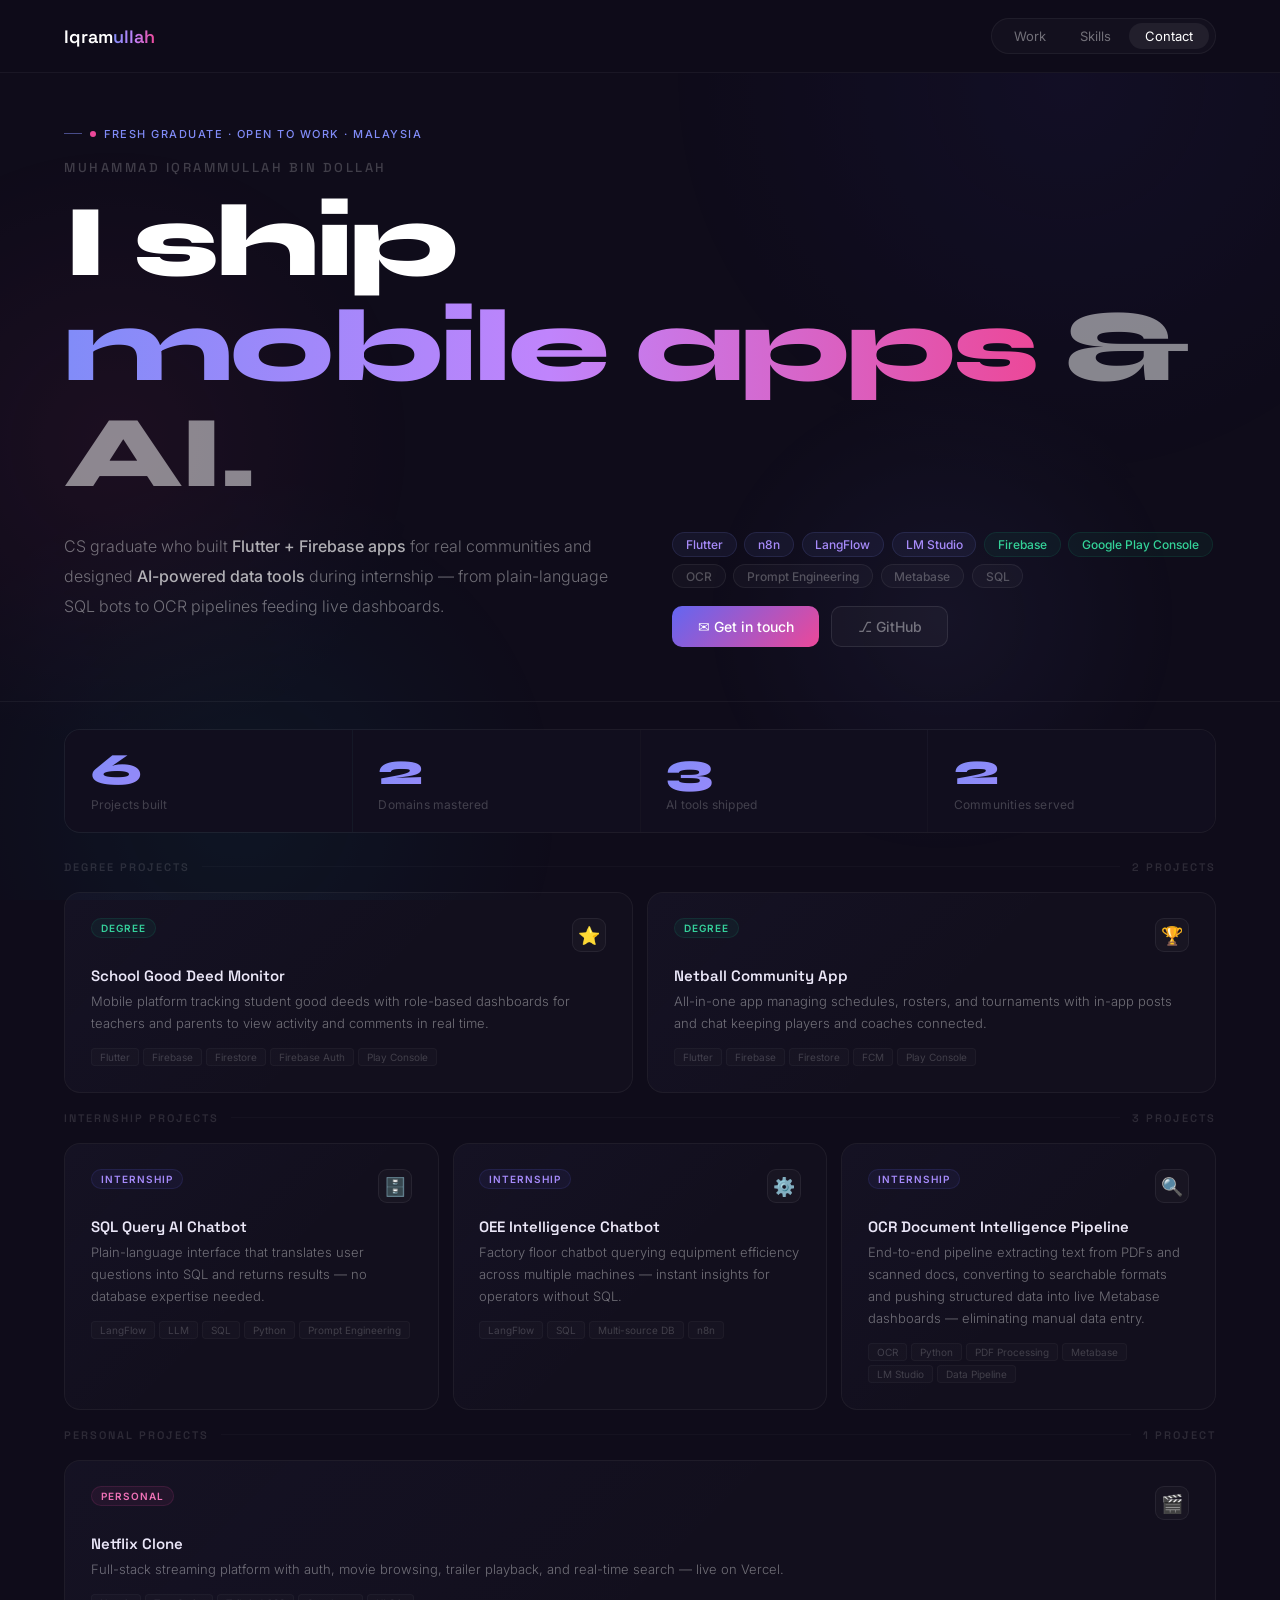
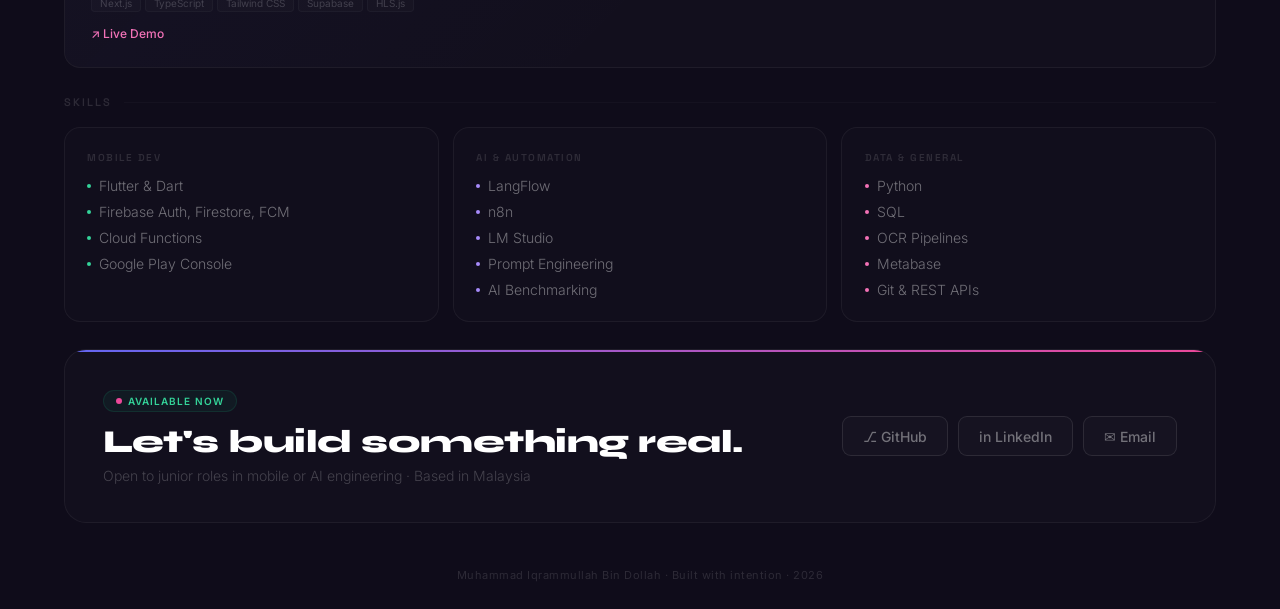
<file: index.html>
<!DOCTYPE html>
<html lang="en">
<head>
<meta charset="UTF-8">
<meta name="viewport" content="width=device-width, initial-scale=1.0">
<title>Muhammad Iqrammullah — Mobile & AI Engineer</title>
<meta name="description" content="CS graduate building Flutter mobile apps and AI pipelines. Open to junior roles in Malaysia.">
<link rel="preconnect" href="https://fonts.googleapis.com">
<link href="https://fonts.googleapis.com/css2?family=Syne:wght@600;700;800&family=Inter:wght@300;400;500&family=Space+Grotesk:wght@400;500;600&display=swap" rel="stylesheet">
<link rel="stylesheet" href="style.css">
</head>
<body>

<canvas id="bg-canvas"></canvas>

<!-- MOBILE MENU -->
<div class="mobile-menu" id="mobile-menu">
  <a href="#work"    onclick="closeMobileMenu()">Work</a>
  <a href="#skills"  onclick="closeMobileMenu()">Skills</a>
  <a href="#contact" onclick="closeMobileMenu()">Contact</a>
</div>

<!-- MODAL -->
<div class="modal-overlay" id="modal" role="dialog" aria-modal="true">
  <div class="modal">
    <button class="modal-close" id="modal-close" aria-label="Close">✕ Close</button>
    <span class="modal-badge" id="m-badge"></span>
    <h2 id="m-title"></h2>
    <p class="modal-desc" id="m-desc"></p>
    <div class="modal-stack" id="m-stack"></div>
  </div>
</div>

<div class="page">

  <!-- NAV -->
  <nav aria-label="Main navigation">
    <a class="nav-logo" href="#">Iqram<span>ullah</span></a>
    <div class="nav-links">
      <a href="#work">Work</a>
      <a href="#skills">Skills</a>
      <a href="#contact">Contact</a>
    </div>
    <button class="nav-hamburger" id="hamburger" aria-label="Toggle menu" aria-expanded="false">
      <span></span><span></span><span></span>
    </button>
  </nav>

  <!-- HERO -->
  <section class="hero reveal" aria-label="Introduction">
    <div class="eyebrow"><span class="pulse" aria-hidden="true"></span>Fresh Graduate · Open to Work · Malaysia</div>
    <p class="hero-name">Muhammad Iqrammullah Bin Dollah</p>
    <h1>I ship</h1>
    <span class="h1b">
      <span class="gt" id="cw" aria-live="polite">mobile apps</span>
      <span style="color:#ffffff80"> &amp; AI.</span>
    </span>
    <div class="hero-body">
      <p class="hero-desc">
        CS graduate who built <strong>Flutter + Firebase apps</strong> for real communities
        and designed <strong>AI-powered data tools</strong> during internship — from
        plain-language SQL bots to OCR pipelines feeding live dashboards.
      </p>
      <div class="hero-right">
        <div class="chips" role="list">
          <span class="chip cp" role="listitem">Flutter</span>
          <span class="chip cp" role="listitem">n8n</span>
          <span class="chip cp" role="listitem">LangFlow</span>
          <span class="chip cp" role="listitem">LM Studio</span>
          <span class="chip ck" role="listitem">Firebase</span>
          <span class="chip ck" role="listitem">Google Play Console</span>
          <span class="chip cg" role="listitem">OCR</span>
          <span class="chip cg" role="listitem">Prompt Engineering</span>
          <span class="chip cg" role="listitem">Metabase</span>
          <span class="chip cg" role="listitem">SQL</span>
        </div>
        <div class="hero-btns">
          <a class="btn btn-g" href="mailto:md.iqrammulllah@gmail.com">✉ Get in touch</a>
          <a class="btn btn-gl" href="https://github.com/iqramdollah" target="_blank" rel="noopener">⎇ GitHub</a>
        </div>
      </div>
    </div>
  </section>

  <!-- STATS -->
  <div class="stats reveal" role="region" aria-label="At a glance">
    <div class="stat"><div class="snum">6</div><div class="slbl">Projects built</div></div>
    <div class="stat"><div class="snum">2</div><div class="slbl">Domains mastered</div></div>
    <div class="stat"><div class="snum">3</div><div class="slbl">AI tools shipped</div></div>
    <div class="stat"><div class="snum">2</div><div class="slbl">Communities served</div></div>
  </div>

  <!-- PROJECTS -->
  <section id="work" class="psec reveal" aria-label="Projects">

    <div class="sh"><span class="sl">Degree Projects</span><div class="sline"></div><span class="sl">2 Projects</span></div>
    <div class="pgrid" style="margin-bottom: clamp(1rem,2vh,2rem)">

      <article class="pc"
        data-title="School Good Deed Monitor" data-badge="Degree" data-badge-class="pb-d"
        data-desc="A mobile platform that tracks and rewards student good deeds, giving teachers and parents their own role-based dashboard to view activity, milestones, and leave comments in real time. Designed to encourage positive school culture through transparent recognition."
        data-stack="Flutter,Dart,Firebase Auth,Firestore,Cloud Storage,Google Play Console">
        <div class="pc-top"><span class="pb pb-d">Degree</span><div class="pi">⭐</div></div>
        <h3>School Good Deed Monitor</h3>
        <p>Mobile platform tracking student good deeds with role-based dashboards for teachers and parents to view activity and comments in real time.</p>
        <div class="pst"><span class="ptag">Flutter</span><span class="ptag">Firebase</span><span class="ptag">Firestore</span><span class="ptag">Firebase Auth</span><span class="ptag">Play Console</span></div>
      </article>

      <article class="pc"
        data-title="Netball Community App" data-badge="Degree" data-badge-class="pb-d"
        data-desc="All-in-one mobile app for netball communities — manages schedules, rosters, and tournaments, while giving players and coaches an in-app social feed and chat so the community stays connected between games and events."
        data-stack="Flutter,Dart,Firebase,Firestore,FCM (Push Notifications),Google Play Console">
        <div class="pc-top"><span class="pb pb-d">Degree</span><div class="pi">🏆</div></div>
        <h3>Netball Community App</h3>
        <p>All-in-one app managing schedules, rosters, and tournaments with in-app posts and chat keeping players and coaches connected.</p>
        <div class="pst"><span class="ptag">Flutter</span><span class="ptag">Firebase</span><span class="ptag">Firestore</span><span class="ptag">FCM</span><span class="ptag">Play Console</span></div>
      </article>

    </div>

    <div class="sh" style="margin-top:clamp(1rem,2vh,1.8rem)"><span class="sl">Internship Projects</span><div class="sline"></div><span class="sl">3 Projects</span></div>
    <div class="pgrid">

      <article class="pc"
        data-title="SQL Query AI Chatbot" data-badge="Internship" data-badge-class="pb-i"
        data-desc="Conversational interface that lets non-technical users query a database in plain English — the AI translates natural language intent into accurate SQL, executes it, and returns clean readable results instantly. No SQL knowledge required by the end user."
        data-stack="LangFlow,LLM,SQL,Python,Prompt Engineering,REST API">
        <div class="pc-top"><span class="pb pb-i">Internship</span><div class="pi">🗄️</div></div>
        <h3>SQL Query AI Chatbot</h3>
        <p>Plain-language interface that translates user questions into SQL and returns results — no database expertise needed.</p>
        <div class="pst"><span class="ptag">LangFlow</span><span class="ptag">LLM</span><span class="ptag">SQL</span><span class="ptag">Python</span><span class="ptag">Prompt Engineering</span></div>
      </article>

      <article class="pc"
        data-title="OEE Intelligence Chatbot" data-badge="Internship" data-badge-class="pb-i"
        data-desc="Plain-language chatbot for factory floor data — queries Overall Equipment Efficiency metrics across multiple machines and data sources so operators and managers get instant insights without writing a single line of SQL."
        data-stack="LangFlow,LLM,SQL,Multi-source DB,n8n,Python">
        <div class="pc-top"><span class="pb pb-i">Internship</span><div class="pi">⚙️</div></div>
        <h3>OEE Intelligence Chatbot</h3>
        <p>Factory floor chatbot querying equipment efficiency across multiple machines — instant insights for operators without SQL.</p>
        <div class="pst"><span class="ptag">LangFlow</span><span class="ptag">SQL</span><span class="ptag">Multi-source DB</span><span class="ptag">n8n</span></div>
      </article>

      <article class="pc"
        data-title="OCR Document Intelligence Pipeline" data-badge="Internship" data-badge-class="pb-i"
        data-desc="End-to-end OCR system that extracts text from PDFs and scanned documents, converts them into editable and searchable formats, and pushes clean structured data into Metabase for live visual dashboards — eliminating hours of manual data entry and making documents instantly queryable."
        data-stack="OCR,Python,PDF Processing,Metabase,LM Studio,Data Pipeline">
        <div class="pc-top"><span class="pb pb-i">Internship</span><div class="pi">🔍</div></div>
        <h3>OCR Document Intelligence Pipeline</h3>
        <p>End-to-end pipeline extracting text from PDFs and scanned docs, converting to searchable formats and pushing structured data into live Metabase dashboards — eliminating manual data entry.</p>
        <div class="pst"><span class="ptag">OCR</span><span class="ptag">Python</span><span class="ptag">PDF Processing</span><span class="ptag">Metabase</span><span class="ptag">LM Studio</span><span class="ptag">Data Pipeline</span></div>
      </article>

    </div>

    <div class="sh" style="margin-top:clamp(1rem,2vh,1.8rem)"><span class="sl">Personal Projects</span><div class="sline"></div><span class="sl">1 Project</span></div>
    <div class="pgrid">

      <article class="pc"
        data-title="Netflix Clone" data-badge="Personal" data-badge-class="pb-p"
        data-desc="A Netflix-inspired streaming platform with auto-switching hero banner, horizontal movie rows, trailer player, real-time search by title or genre, and full user authentication — built with Next.js, Supabase, and HLS.js for video streaming."
        data-stack="Next.js 16,TypeScript,Tailwind CSS,Supabase,HLS.js,Vercel"
        data-link="https://netflix-clone-drab-gamma.vercel.app">
        <div class="pc-top"><span class="pb pb-p">Personal</span><div class="pi">🎬</div></div>
        <h3>Netflix Clone</h3>
        <p>Full-stack streaming platform with auth, movie browsing, trailer playback, and real-time search — live on Vercel.</p>
        <div class="pst"><span class="ptag">Next.js</span><span class="ptag">TypeScript</span><span class="ptag">Tailwind CSS</span><span class="ptag">Supabase</span><span class="ptag">HLS.js</span></div>
        <div style="margin-top:10px">
          <a class="pc-live" href="https://netflix-clone-drab-gamma.vercel.app" target="_blank" rel="noopener" onclick="event.stopPropagation()">↗ Live Demo</a>
        </div>
      </article>

    </div>
  </section>

  <!-- SKILLS -->
  <section id="skills" class="skills-sec reveal" aria-label="Skills">
    <div class="sh"><span class="sl">Skills</span><div class="sline"></div></div>
    <div class="skgrid">
      <div class="skg">
        <div class="skt">Mobile Dev</div>
        <div class="ski"><span class="sd dk"></span>Flutter &amp; Dart</div>
        <div class="ski"><span class="sd dk"></span>Firebase Auth, Firestore, FCM</div>
        <div class="ski"><span class="sd dk"></span>Cloud Functions</div>
        <div class="ski"><span class="sd dk"></span>Google Play Console</div>
      </div>
      <div class="skg">
        <div class="skt">AI &amp; Automation</div>
        <div class="ski"><span class="sd dp"></span>LangFlow</div>
        <div class="ski"><span class="sd dp"></span>n8n</div>
        <div class="ski"><span class="sd dp"></span>LM Studio</div>
        <div class="ski"><span class="sd dp"></span>Prompt Engineering</div>
        <div class="ski"><span class="sd dp"></span>AI Benchmarking</div>
      </div>
      <div class="skg">
        <div class="skt">Data &amp; General</div>
        <div class="ski"><span class="sd dt"></span>Python</div>
        <div class="ski"><span class="sd dt"></span>SQL</div>
        <div class="ski"><span class="sd dt"></span>OCR Pipelines</div>
        <div class="ski"><span class="sd dt"></span>Metabase</div>
        <div class="ski"><span class="sd dt"></span>Git &amp; REST APIs</div>
      </div>
    </div>
  </section>

  <!-- CONTACT -->
  <section id="contact" class="contact-sec reveal" aria-label="Contact">
    <div class="cc">
      <div class="cc-inner">
        <div>
          <div class="avail"><span class="pulse" aria-hidden="true"></span>Available now</div>
          <h4>Let's build something real.</h4>
          <p>Open to junior roles in mobile or AI engineering · Based in Malaysia</p>
        </div>
        <div class="clinks">
          <a class="cl" href="https://github.com/iqramdollah" target="_blank" rel="noopener">⎇ GitHub</a>
          <a class="cl" href="https://linkedin.com/in/muhammad-iqrammullah-724656233" target="_blank" rel="noopener">in LinkedIn</a>
          <a class="cl" href="mailto:md.iqrammullah@gmail.com">✉ Email</a>
        </div>
      </div>
    </div>
  </section>

  <footer><p>Muhammad Iqrammullah Bin Dollah · Built with intention · 2026</p></footer>

</div><!-- /page -->

<script src="script.js"></script>
</body>
</html>
</file>
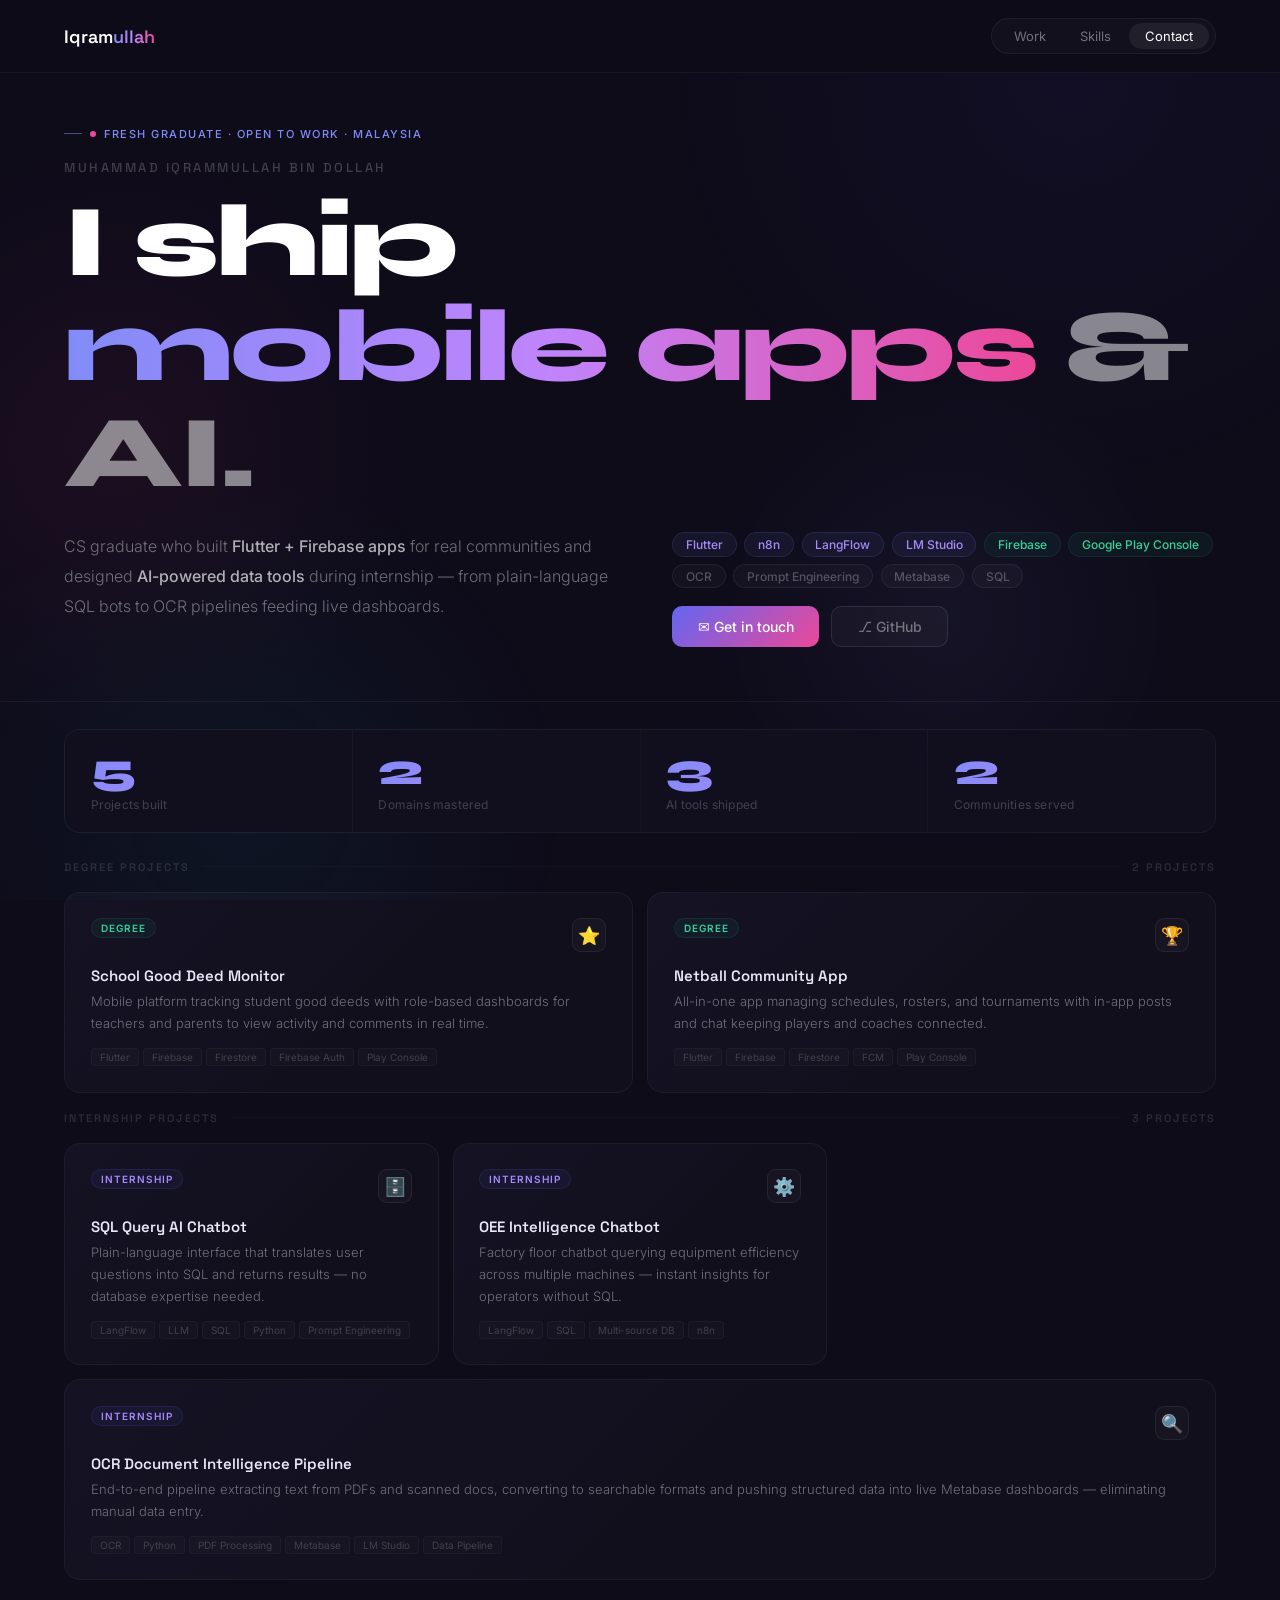
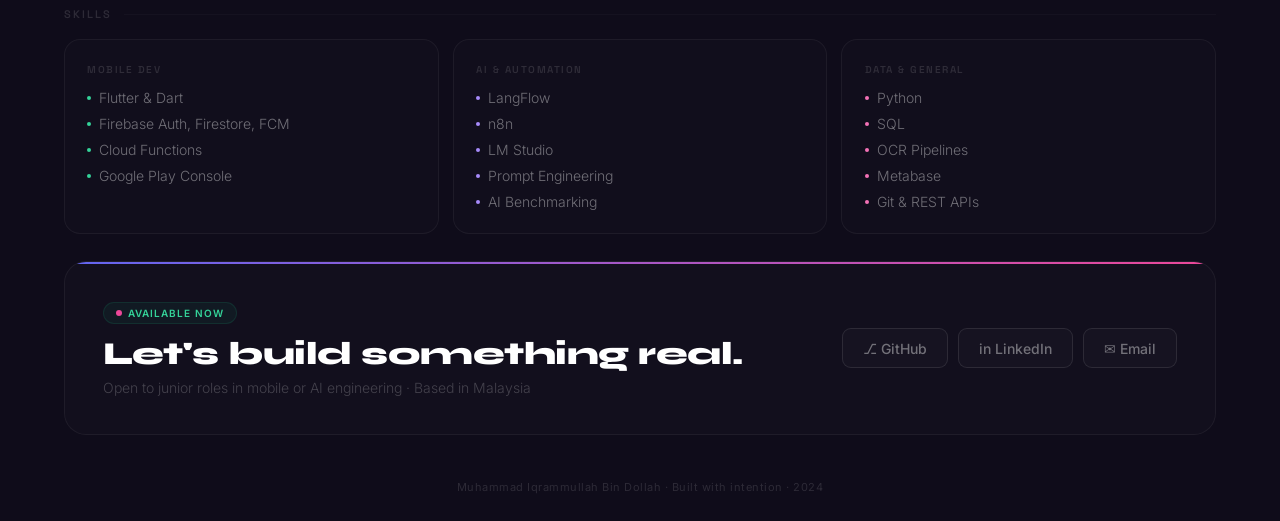
<file: main.html>
<!DOCTYPE html>
<html lang="en">
<head>
<meta charset="UTF-8">
<meta name="viewport" content="width=device-width, initial-scale=1.0">
<title>Muhammad Iqrammullah — Mobile & AI Engineer</title>
<meta name="description" content="CS graduate building Flutter mobile apps and AI pipelines. Open to junior roles in Malaysia.">
<link rel="preconnect" href="https://fonts.googleapis.com">
<link href="https://fonts.googleapis.com/css2?family=Syne:wght@600;700;800&family=Inter:wght@300;400;500&family=Space+Grotesk:wght@400;500;600&display=swap" rel="stylesheet">
<style>
*, *::before, *::after { box-sizing: border-box; margin: 0; padding: 0; }

:root {
  --bg: #0F0C1A;
  --s1: #110E1E;
  --s2: #17142A;
  --b1: #ffffff0d;
  --b2: #ffffff18;
  --b3: #ffffff25;
  --t1: #F0EEF8;
  --t2: #ffffff66;
  --t3: #ffffff35;
  --t4: #ffffff20;
  --purple: #818CF8;
  --pink: #EC4899;
  --green: #34D399;
  --green-bg: #10B98110;
  --green-bd: #10B98122;
  --grad: linear-gradient(135deg, #6366F1, #EC4899);
  --grad-t: linear-gradient(90deg, #818CF8, #C084FC 50%, #EC4899);
  --pad: clamp(20px, 5vw, 80px);
}

html { scroll-behavior: smooth; }

body {
  background: var(--bg);
  color: var(--t1);
  font-family: 'Inter', sans-serif;
  min-height: 100vh;
  overflow-x: hidden;
}

/* Full-width canvas behind everything */
#bg-canvas {
  position: fixed;
  inset: 0;
  width: 100vw;
  height: 100vh;
  z-index: 0;
  pointer-events: none;
  opacity: 0.55;
}

.page { position: relative; z-index: 1; width: 100%; }

/* Padding-only container — NO max-width clamp that cuts off */
.inner {
  width: 100%;
  padding-left: var(--pad);
  padding-right: var(--pad);
}

/* ── NAV ── */
nav {
  display: flex;
  justify-content: space-between;
  align-items: center;
  width: 100%;
  padding: clamp(1rem, 2vh, 1.6rem) var(--pad);
  border-bottom: 1px solid var(--b1);
  position: sticky;
  top: 0;
  z-index: 100;
  background: #0F0C1Af3;
  backdrop-filter: blur(20px);
  -webkit-backdrop-filter: blur(20px);
}

.nav-logo {
  font-family: 'Space Grotesk', sans-serif;
  font-weight: 600;
  font-size: clamp(14px, 1.8vw, 18px);
  color: #fff;
  text-decoration: none;
  white-space: nowrap;
}
.nav-logo span {
  background: var(--grad-t);
  -webkit-background-clip: text;
  -webkit-text-fill-color: transparent;
  background-clip: text;
}

.nav-links {
  display: flex;
  gap: 2px;
  background: #ffffff06;
  border: 1px solid var(--b1);
  border-radius: 999px;
  padding: 4px 6px;
}
.nav-links a {
  font-size: clamp(11px, 1.2vw, 13px);
  color: var(--t2);
  text-decoration: none;
  padding: 5px clamp(12px, 1.5vw, 16px);
  border-radius: 999px;
  transition: all .2s;
  white-space: nowrap;
}
.nav-links a:hover, .nav-links a.active { color: #fff; background: #ffffff10; }

.nav-hamburger {
  display: none;
  flex-direction: column;
  gap: 5px;
  cursor: pointer;
  padding: 7px;
  border: 1px solid var(--b1);
  border-radius: 8px;
  background: #ffffff06;
}
.nav-hamburger span { display: block; width: 20px; height: 2px; background: var(--t2); border-radius: 2px; transition: all .25s; }
.nav-hamburger.open span:nth-child(1) { transform: translateY(7px) rotate(45deg); }
.nav-hamburger.open span:nth-child(2) { opacity: 0; }
.nav-hamburger.open span:nth-child(3) { transform: translateY(-7px) rotate(-45deg); }

.mobile-menu {
  display: none;
  position: fixed;
  top: 0; left: 0; right: 0;
  background: #0F0C1Afc;
  backdrop-filter: blur(24px);
  z-index: 99;
  padding: 5rem var(--pad) 2rem;
  border-bottom: 1px solid var(--b1);
  flex-direction: column;
  gap: 0.3rem;
  transform: translateY(-100%);
  transition: transform .3s ease;
}
.mobile-menu.open { transform: translateY(0); display: flex; }
.mobile-menu a {
  font-size: 1.3rem;
  color: var(--t2);
  text-decoration: none;
  padding: 1rem 0;
  border-bottom: 1px solid var(--b1);
  font-family: 'Space Grotesk', sans-serif;
  font-weight: 500;
  transition: color .15s;
}
.mobile-menu a:hover { color: #fff; }

/* ── HERO ── */
.hero {
  padding: clamp(2rem, 5vh, 5rem) var(--pad) clamp(2.5rem, 6vh, 5rem);
  border-bottom: 1px solid var(--b1);
  margin-bottom: clamp(1.5rem, 3vh, 3rem);
  width: 100%;
}

.eyebrow {
  display: inline-flex;
  align-items: center;
  gap: 8px;
  font-size: clamp(9px, 1vw, 11px);
  font-weight: 500;
  letter-spacing: 1.5px;
  text-transform: uppercase;
  color: var(--purple);
  margin-bottom: clamp(0.8rem, 2vh, 1.5rem);
}
.eyebrow::before { content:''; width: 18px; height: 1px; background: var(--purple); opacity: .5; }

.pulse {
  width: 6px; height: 6px;
  border-radius: 50%;
  background: var(--pink);
  animation: pulse 2s infinite;
  flex-shrink: 0;
}
@keyframes pulse { 0%,100%{opacity:1;transform:scale(1)} 50%{opacity:.3;transform:scale(.6)} }

.hero-name {
  font-family: 'Space Grotesk', sans-serif;
  font-size: clamp(10px, 1.1vw, 13px);
  font-weight: 500;
  color: var(--t3);
  letter-spacing: 2.5px;
  text-transform: uppercase;
  margin-bottom: clamp(0.5rem, 1.5vh, 1rem);
}

/* Hero headline scales with full viewport width */
h1 {
  font-family: 'Syne', sans-serif;
  font-size: clamp(2.8rem, 8vw, 7rem);
  font-weight: 800;
  line-height: 1.03;
  letter-spacing: -0.03em;
  color: #fff;
}
.h1b {
  font-family: 'Syne', sans-serif;
  font-size: clamp(2.8rem, 8vw, 7rem);
  font-weight: 800;
  line-height: 1.03;
  letter-spacing: -0.03em;
  display: block;
}
.gt {
  background: var(--grad-t);
  -webkit-background-clip: text;
  -webkit-text-fill-color: transparent;
  background-clip: text;
}
#cw { display: inline-block; min-width: clamp(180px, 35vw, 560px); }

.hero-body {
  display: grid;
  grid-template-columns: 1fr 1fr;
  gap: clamp(2rem, 5vw, 6rem);
  margin-top: clamp(1.5rem, 3vh, 2.5rem);
  align-items: start;
}

.hero-desc {
  font-size: clamp(13px, 1.4vw, 16px);
  line-height: 1.85;
  color: var(--t2);
  font-weight: 300;
}
.hero-desc strong { color: #ffffffaa; font-weight: 500; }

.hero-right {}

.chips {
  display: flex;
  flex-wrap: wrap;
  gap: clamp(4px, 0.6vw, 8px);
  margin-bottom: clamp(1rem, 2vh, 1.6rem);
}
.chip {
  font-size: clamp(10px, 1vw, 12px);
  font-weight: 500;
  padding: clamp(3px, 0.4vh, 6px) clamp(8px, 1vw, 14px);
  border-radius: 999px;
  transition: all .2s;
  cursor: default;
}
.chip:hover { transform: translateY(-2px); }
.cp { background: #818CF812; border: 1px solid #818CF822; color: #A78BFA; }
.cp:hover { background: #818CF820; border-color: #818CF840; }
.ck { background: #10B98110; border: 1px solid #10B98120; color: #34D399; }
.ck:hover { background: #10B98120; border-color: #10B98135; }
.cg { background: #ffffff07; border: 1px solid #ffffff10; color: #ffffff44; }
.cg:hover { background: #ffffff0f; color: #ffffff77; }

.hero-btns {
  display: flex;
  gap: clamp(6px, 1vw, 12px);
  flex-wrap: wrap;
}
.btn {
  font-size: clamp(12px, 1.2vw, 14px);
  font-weight: 500;
  padding: clamp(9px, 1.2vh, 13px) clamp(16px, 2vw, 26px);
  border-radius: 10px;
  cursor: pointer;
  border: none;
  transition: all .22s;
  display: inline-flex;
  align-items: center;
  gap: 7px;
  font-family: 'Inter', sans-serif;
  text-decoration: none;
  white-space: nowrap;
}
.btn-g { background: var(--grad); color: #fff; }
.btn-g:hover { transform: translateY(-2px); box-shadow: 0 10px 30px #6366F130; opacity: .9; }
.btn-gl { background: #ffffff08; border: 1px solid var(--b2); color: var(--t2); }
.btn-gl:hover { background: #ffffff11; color: #fff; transform: translateY(-2px); }

/* ── STATS ── */
.stats {
  display: grid;
  grid-template-columns: repeat(4, 1fr);
  gap: 1px;
  background: #ffffff08;
  border: 1px solid #ffffff08;
  border-radius: clamp(10px, 1.5vw, 16px);
  overflow: hidden;
  margin: 0 var(--pad) clamp(1.5rem, 3vh, 3rem);
}
.stat {
  background: var(--s1);
  padding: clamp(0.9rem, 2vh, 1.4rem) clamp(1rem, 2vw, 1.6rem);
  transition: background .2s;
  cursor: default;
}
.stat:hover { background: var(--s2); }
.snum {
  font-family: 'Syne', sans-serif;
  font-size: clamp(1.5rem, 3.5vw, 2.8rem);
  font-weight: 800;
  letter-spacing: -0.03em;
  background: linear-gradient(135deg, #818CF8, #C084FC);
  -webkit-background-clip: text;
  -webkit-text-fill-color: transparent;
  background-clip: text;
  line-height: 1;
}
.slbl {
  font-size: clamp(9px, 1vw, 12px);
  color: var(--t3);
  margin-top: 4px;
  letter-spacing: .2px;
  line-height: 1.4;
}

/* ── SECTION HEADER ── */
.sh { display: flex; align-items: center; gap: 12px; margin-bottom: clamp(1rem, 2vh, 1.6rem); }
.sl {
  font-family: 'Space Grotesk', sans-serif;
  font-size: clamp(9px, 0.9vw, 11px);
  font-weight: 600;
  letter-spacing: 2px;
  text-transform: uppercase;
  color: var(--t4);
  white-space: nowrap;
}
.sline { flex: 1; height: 1px; background: #ffffff07; }

/* ── PROJECTS ── */
.psec {
  padding: 0 var(--pad) clamp(1.5rem, 3vh, 3rem);
}

/* Auto-fit: 1 col mobile → 2 col tablet → 3 col desktop → fills available space */
.pgrid {
  display: grid;
  grid-template-columns: repeat(auto-fit, minmax(min(100%, 300px), 1fr));
  gap: clamp(8px, 1.2vw, 14px);
}

.pc {
  border: 1px solid var(--b1);
  border-radius: clamp(10px, 1.5vw, 16px);
  padding: clamp(1rem, 2vw, 1.6rem);
  background: #ffffff04;
  position: relative;
  overflow: hidden;
  transition: border-color .25s, background .25s, transform .25s, box-shadow .25s;
  cursor: pointer;
  min-height: 0;
}
.pc::before {
  content: ''; position: absolute; top: 0; left: 0; right: 0; height: 2px;
  background: transparent; transition: background .3s;
}
.pc::after {
  content: ''; position: absolute; inset: 0;
  background: linear-gradient(135deg, #6366F108, transparent 55%);
  pointer-events: none;
}
.pc:hover {
  border-color: #818CF825;
  background: #ffffff07;
  transform: translateY(-3px);
  box-shadow: 0 16px 48px #6366F112;
}
.pc:hover::before {
  background: linear-gradient(90deg, transparent, #818CF850, #EC489950, transparent);
}
.wide { grid-column: 1 / -1; }

.pc-top {
  display: flex;
  justify-content: space-between;
  align-items: flex-start;
  margin-bottom: clamp(0.7rem, 1.5vh, 1rem);
}
.pb {
  font-size: clamp(8px, 0.8vw, 10px);
  font-weight: 600;
  letter-spacing: 1px;
  text-transform: uppercase;
  padding: 3px 9px;
  border-radius: 999px;
}
.pb-d { background: #10B98112; color: #34D399; border: 1px solid #10B98120; }
.pb-i { background: #6366F112; color: #A78BFA; border: 1px solid #6366F122; }
.pi {
  width: clamp(26px, 3vw, 34px);
  height: clamp(26px, 3vw, 34px);
  border-radius: 9px;
  background: #ffffff07;
  border: 1px solid #ffffff10;
  display: flex; align-items: center; justify-content: center;
  font-size: clamp(13px, 1.8vw, 18px);
  transition: all .2s;
  flex-shrink: 0;
}
.pc:hover .pi { background: #818CF815; border-color: #818CF825; }
.pc h3 {
  font-family: 'Space Grotesk', sans-serif;
  font-size: clamp(12px, 1.3vw, 15px);
  font-weight: 600;
  color: #EDE9F8;
  margin-bottom: 5px;
  line-height: 1.3;
}
.pc p {
  font-size: clamp(11px, 1.1vw, 13px);
  line-height: 1.7;
  color: var(--t2);
  margin-bottom: clamp(0.6rem, 1.5vh, 1rem);
  font-weight: 300;
}
.pst { display: flex; flex-wrap: wrap; gap: 4px; }
.ptag {
  font-size: clamp(8px, 0.8vw, 10px);
  padding: 2px 8px;
  border-radius: 4px;
  background: #ffffff05;
  color: #ffffff30;
  border: 1px solid #ffffff08;
  transition: all .2s;
}
.pc:hover .ptag { background: #ffffff08; color: #ffffff45; }

/* ── MODAL ── */
.modal-overlay {
  position: fixed; inset: 0;
  background: #00000088;
  z-index: 200;
  display: flex; align-items: center; justify-content: center;
  opacity: 0; pointer-events: none;
  transition: opacity .25s;
  backdrop-filter: blur(8px);
  padding: clamp(1rem, 3vw, 2rem);
}
.modal-overlay.open { opacity: 1; pointer-events: all; }
.modal {
  background: #151222ee;
  border: 1px solid var(--b2);
  border-radius: clamp(14px, 2vw, 22px);
  padding: clamp(1.4rem, 3vw, 2.2rem);
  width: min(600px, 92vw);
  max-height: 88vh;
  overflow-y: auto;
  transform: translateY(20px) scale(.97);
  transition: transform .28s;
  position: relative;
}
.modal-overlay.open .modal { transform: translateY(0) scale(1); }
.modal::after {
  content: ''; position: absolute; top: 0; left: 0; right: 0;
  height: 2px; background: var(--grad);
  border-radius: 22px 22px 0 0;
}
.modal-close {
  position: absolute; top: 1rem; right: 1rem;
  background: #ffffff10; border: 1px solid var(--b1);
  border-radius: 999px; padding: 4px 12px;
  font-size: 11px; color: var(--t2); cursor: pointer;
  transition: all .15s; font-family: 'Inter', sans-serif;
}
.modal-close:hover { background: #ffffff18; color: #fff; }
.modal-badge {
  font-size: 9px; font-weight: 600; letter-spacing: 1px;
  text-transform: uppercase; padding: 3px 9px;
  border-radius: 999px; display: inline-block; margin-bottom: 12px;
}
.modal h2 {
  font-family: 'Syne', sans-serif;
  font-size: clamp(1.1rem, 2.5vw, 1.5rem);
  font-weight: 800; color: #fff;
  letter-spacing: -.4px; margin-bottom: .7rem; padding-right: 3rem;
}
.modal-desc {
  font-size: clamp(12px, 1.2vw, 14px);
  line-height: 1.8; color: var(--t2);
  margin-bottom: 1.2rem; font-weight: 300;
}
.modal-stack { display: flex; flex-wrap: wrap; gap: 6px; }
.modal-tag {
  font-size: clamp(10px, 1vw, 12px);
  padding: 4px 10px; border-radius: 6px;
  background: #ffffff08; color: var(--t2);
  border: 1px solid var(--b1);
}

/* ── SKILLS ── */
.skills-sec {
  padding: 0 var(--pad) clamp(1.5rem, 3vh, 3rem);
}
.skgrid {
  display: grid;
  grid-template-columns: repeat(auto-fit, minmax(min(100%, 200px), 1fr));
  gap: clamp(8px, 1.2vw, 14px);
}
.skg {
  border: 1px solid var(--b1);
  border-radius: clamp(10px, 1.5vw, 16px);
  padding: clamp(1rem, 2vw, 1.4rem);
  background: #ffffff03;
  transition: all .22s;
}
.skg:hover { border-color: var(--b2); background: #ffffff06; transform: translateY(-2px); }
.skt {
  font-size: clamp(8px, 0.9vw, 10px);
  font-weight: 600; letter-spacing: 1.5px;
  text-transform: uppercase; color: var(--t4);
  margin-bottom: clamp(8px, 1.5vh, 14px);
  font-family: 'Space Grotesk', sans-serif;
}
.ski {
  display: flex; align-items: center; gap: 8px;
  font-size: clamp(11px, 1.2vw, 14px);
  color: var(--t2); margin-bottom: clamp(5px, 1vh, 9px);
  font-weight: 300; transition: color .15s;
}
.ski:last-child { margin-bottom: 0; }
.skg:hover .ski { color: var(--t1); }
.sd { width: 4px; height: 4px; border-radius: 50%; flex-shrink: 0; }
.dp { background: #A78BFA; } .dk { background: #34D399; } .dt { background: #F472B6; }

/* ── CONTACT ── */
.contact-sec {
  padding: 0 var(--pad) clamp(1.5rem, 3vh, 3rem);
}
.cc {
  border: 1px solid var(--b1);
  border-radius: clamp(14px, 2vw, 22px);
  padding: clamp(1.5rem, 3vw, 2.5rem);
  background: #ffffff04;
  position: relative;
  overflow: hidden;
  transition: border-color .25s;
}
.cc:hover { border-color: var(--b2); }
.cc::before {
  content: ''; position: absolute; top: 0; left: 0; right: 0;
  height: 2px; background: var(--grad);
}
.cc-inner {
  display: flex;
  justify-content: space-between;
  align-items: center;
  gap: clamp(1rem, 3vw, 2rem);
  flex-wrap: wrap;
}
.avail {
  display: inline-flex; align-items: center; gap: 6px;
  font-size: clamp(8px, 0.9vw, 10px);
  font-weight: 600; letter-spacing: 1px; text-transform: uppercase;
  color: var(--green); background: var(--green-bg);
  border: 1px solid var(--green-bd);
  padding: 4px 12px; border-radius: 999px; margin-bottom: 10px;
}
.cc h4 {
  font-family: 'Syne', sans-serif;
  font-size: clamp(1.2rem, 3.5vw, 2rem);
  font-weight: 800; color: #fff;
  letter-spacing: -.5px; margin-bottom: 6px;
}
.cc p { font-size: clamp(11px, 1.2vw, 14px); color: var(--t3); font-weight: 300; }
.clinks { display: flex; gap: clamp(6px, 1vw, 10px); flex-wrap: wrap; }
.cl {
  font-size: clamp(11px, 1.1vw, 14px);
  font-weight: 500;
  padding: clamp(8px, 1.2vh, 12px) clamp(14px, 2vw, 20px);
  border-radius: 9px;
  border: 1px solid var(--b2);
  color: var(--t2); text-decoration: none;
  display: inline-flex; align-items: center; gap: 6px;
  transition: all .18s; background: #ffffff05;
  font-family: 'Inter', sans-serif;
}
.cl:hover { color: #fff; border-color: var(--b3); background: #ffffff0f; transform: translateY(-2px); }

footer {
  text-align: center;
  padding: clamp(1rem, 2vh, 1.5rem) var(--pad) clamp(1.5rem, 3vh, 2.5rem);
  font-size: clamp(9px, 1vw, 11px);
  color: var(--t4);
  letter-spacing: .5px;
}

/* ── ANIMATIONS ── */
.reveal { opacity: 0; transform: translateY(22px); transition: opacity .55s ease, transform .55s ease; }
.reveal.visible { opacity: 1; transform: translateY(0); }
.fo { animation: fo .22s ease forwards; }
.fi { animation: fi .25s ease forwards; }
@keyframes fo { from{opacity:1;transform:translateY(0)} to{opacity:0;transform:translateY(-6px)} }
@keyframes fi { from{opacity:0;transform:translateY(6px)} to{opacity:1;transform:translateY(0)} }

/* ── RESPONSIVE ── */
@media (max-width: 900px) {
  .hero-body { grid-template-columns: 1fr; gap: 1.5rem; }
  .nav-links { display: none; }
  .nav-hamburger { display: flex; }
}
@media (max-width: 640px) {
  .stats { grid-template-columns: repeat(2, 1fr); }
  .cc-inner { flex-direction: column; align-items: flex-start; }
}
@media (max-width: 400px) {
  .skgrid { grid-template-columns: 1fr; }
}
@media (prefers-reduced-motion: reduce) {
  *, *::before, *::after { animation-duration: .01ms !important; transition-duration: .01ms !important; }
}
</style>
</head>
<body>

<canvas id="bg-canvas"></canvas>

<!-- MOBILE MENU -->
<div class="mobile-menu" id="mobile-menu">
  <a href="#work"    onclick="closeMobileMenu()">Work</a>
  <a href="#skills"  onclick="closeMobileMenu()">Skills</a>
  <a href="#contact" onclick="closeMobileMenu()">Contact</a>
</div>

<!-- MODAL -->
<div class="modal-overlay" id="modal" role="dialog" aria-modal="true">
  <div class="modal">
    <button class="modal-close" id="modal-close" aria-label="Close">✕ Close</button>
    <span class="modal-badge" id="m-badge"></span>
    <h2 id="m-title"></h2>
    <p class="modal-desc" id="m-desc"></p>
    <div class="modal-stack" id="m-stack"></div>
  </div>
</div>

<div class="page">

  <!-- NAV -->
  <nav aria-label="Main navigation">
    <a class="nav-logo" href="#">Iqram<span>ullah</span></a>
    <div class="nav-links">
      <a href="#work">Work</a>
      <a href="#skills">Skills</a>
      <a href="#contact">Contact</a>
    </div>
    <button class="nav-hamburger" id="hamburger" aria-label="Toggle menu" aria-expanded="false">
      <span></span><span></span><span></span>
    </button>
  </nav>

  <!-- HERO -->
  <section class="hero reveal" aria-label="Introduction">
    <div class="eyebrow"><span class="pulse" aria-hidden="true"></span>Fresh Graduate · Open to Work · Malaysia</div>
    <p class="hero-name">Muhammad Iqrammullah Bin Dollah</p>
    <h1>I ship</h1>
    <span class="h1b">
      <span class="gt" id="cw" aria-live="polite">mobile apps</span>
      <span style="color:#ffffff80"> &amp; AI.</span>
    </span>
    <div class="hero-body">
      <p class="hero-desc">
        CS graduate who built <strong>Flutter + Firebase apps</strong> for real communities
        and designed <strong>AI-powered data tools</strong> during internship — from
        plain-language SQL bots to OCR pipelines feeding live dashboards.
      </p>
      <div class="hero-right">
        <div class="chips" role="list">
          <span class="chip cp" role="listitem">Flutter</span>
          <span class="chip cp" role="listitem">n8n</span>
          <span class="chip cp" role="listitem">LangFlow</span>
          <span class="chip cp" role="listitem">LM Studio</span>
          <span class="chip ck" role="listitem">Firebase</span>
          <span class="chip ck" role="listitem">Google Play Console</span>
          <span class="chip cg" role="listitem">OCR</span>
          <span class="chip cg" role="listitem">Prompt Engineering</span>
          <span class="chip cg" role="listitem">Metabase</span>
          <span class="chip cg" role="listitem">SQL</span>
        </div>
        <div class="hero-btns">
          <a class="btn btn-g" href="mailto:your@email.com">✉ Get in touch</a>
          <a class="btn btn-gl" href="https://github.com/yourusername" target="_blank" rel="noopener">⎇ GitHub</a>
        </div>
      </div>
    </div>
  </section>

  <!-- STATS -->
  <div class="stats reveal" role="region" aria-label="At a glance">
    <div class="stat"><div class="snum">5</div><div class="slbl">Projects built</div></div>
    <div class="stat"><div class="snum">2</div><div class="slbl">Domains mastered</div></div>
    <div class="stat"><div class="snum">3</div><div class="slbl">AI tools shipped</div></div>
    <div class="stat"><div class="snum">2</div><div class="slbl">Communities served</div></div>
  </div>

  <!-- PROJECTS -->
  <section id="work" class="psec reveal" aria-label="Projects">

    <div class="sh"><span class="sl">Degree Projects</span><div class="sline"></div><span class="sl">2 Projects</span></div>
    <div class="pgrid" style="margin-bottom: clamp(1rem,2vh,2rem)">

      <article class="pc"
        data-title="School Good Deed Monitor" data-badge="Degree" data-badge-class="pb-d"
        data-desc="A mobile platform that tracks and rewards student good deeds, giving teachers and parents their own role-based dashboard to view activity, milestones, and leave comments in real time. Designed to encourage positive school culture through transparent recognition."
        data-stack="Flutter,Dart,Firebase Auth,Firestore,Cloud Storage,Google Play Console">
        <div class="pc-top"><span class="pb pb-d">Degree</span><div class="pi">⭐</div></div>
        <h3>School Good Deed Monitor</h3>
        <p>Mobile platform tracking student good deeds with role-based dashboards for teachers and parents to view activity and comments in real time.</p>
        <div class="pst"><span class="ptag">Flutter</span><span class="ptag">Firebase</span><span class="ptag">Firestore</span><span class="ptag">Firebase Auth</span><span class="ptag">Play Console</span></div>
      </article>

      <article class="pc"
        data-title="Netball Community App" data-badge="Degree" data-badge-class="pb-d"
        data-desc="All-in-one mobile app for netball communities — manages schedules, rosters, and tournaments, while giving players and coaches an in-app social feed and chat so the community stays connected between games and events."
        data-stack="Flutter,Dart,Firebase,Firestore,FCM (Push Notifications),Google Play Console">
        <div class="pc-top"><span class="pb pb-d">Degree</span><div class="pi">🏆</div></div>
        <h3>Netball Community App</h3>
        <p>All-in-one app managing schedules, rosters, and tournaments with in-app posts and chat keeping players and coaches connected.</p>
        <div class="pst"><span class="ptag">Flutter</span><span class="ptag">Firebase</span><span class="ptag">Firestore</span><span class="ptag">FCM</span><span class="ptag">Play Console</span></div>
      </article>

    </div>

    <div class="sh" style="margin-top:clamp(1rem,2vh,1.8rem)"><span class="sl">Internship Projects</span><div class="sline"></div><span class="sl">3 Projects</span></div>
    <div class="pgrid">

      <article class="pc"
        data-title="SQL Query AI Chatbot" data-badge="Internship" data-badge-class="pb-i"
        data-desc="Conversational interface that lets non-technical users query a database in plain English — the AI translates natural language intent into accurate SQL, executes it, and returns clean readable results instantly. No SQL knowledge required by the end user."
        data-stack="LangFlow,LLM,SQL,Python,Prompt Engineering,REST API">
        <div class="pc-top"><span class="pb pb-i">Internship</span><div class="pi">🗄️</div></div>
        <h3>SQL Query AI Chatbot</h3>
        <p>Plain-language interface that translates user questions into SQL and returns results — no database expertise needed.</p>
        <div class="pst"><span class="ptag">LangFlow</span><span class="ptag">LLM</span><span class="ptag">SQL</span><span class="ptag">Python</span><span class="ptag">Prompt Engineering</span></div>
      </article>

      <article class="pc"
        data-title="OEE Intelligence Chatbot" data-badge="Internship" data-badge-class="pb-i"
        data-desc="Plain-language chatbot for factory floor data — queries Overall Equipment Efficiency metrics across multiple machines and data sources so operators and managers get instant insights without writing a single line of SQL."
        data-stack="LangFlow,LLM,SQL,Multi-source DB,n8n,Python">
        <div class="pc-top"><span class="pb pb-i">Internship</span><div class="pi">⚙️</div></div>
        <h3>OEE Intelligence Chatbot</h3>
        <p>Factory floor chatbot querying equipment efficiency across multiple machines — instant insights for operators without SQL.</p>
        <div class="pst"><span class="ptag">LangFlow</span><span class="ptag">SQL</span><span class="ptag">Multi-source DB</span><span class="ptag">n8n</span></div>
      </article>

      <article class="pc wide"
        data-title="OCR Document Intelligence Pipeline" data-badge="Internship" data-badge-class="pb-i"
        data-desc="End-to-end OCR system that extracts text from PDFs and scanned documents, converts them into editable and searchable formats, and pushes clean structured data into Metabase for live visual dashboards — eliminating hours of manual data entry and making documents instantly queryable."
        data-stack="OCR,Python,PDF Processing,Metabase,LM Studio,Data Pipeline">
        <div class="pc-top"><span class="pb pb-i">Internship</span><div class="pi">🔍</div></div>
        <h3>OCR Document Intelligence Pipeline</h3>
        <p>End-to-end pipeline extracting text from PDFs and scanned docs, converting to searchable formats and pushing structured data into live Metabase dashboards — eliminating manual data entry.</p>
        <div class="pst"><span class="ptag">OCR</span><span class="ptag">Python</span><span class="ptag">PDF Processing</span><span class="ptag">Metabase</span><span class="ptag">LM Studio</span><span class="ptag">Data Pipeline</span></div>
      </article>

    </div>
  </section>

  <!-- SKILLS -->
  <section id="skills" class="skills-sec reveal" aria-label="Skills">
    <div class="sh"><span class="sl">Skills</span><div class="sline"></div></div>
    <div class="skgrid">
      <div class="skg">
        <div class="skt">Mobile Dev</div>
        <div class="ski"><span class="sd dk"></span>Flutter &amp; Dart</div>
        <div class="ski"><span class="sd dk"></span>Firebase Auth, Firestore, FCM</div>
        <div class="ski"><span class="sd dk"></span>Cloud Functions</div>
        <div class="ski"><span class="sd dk"></span>Google Play Console</div>
      </div>
      <div class="skg">
        <div class="skt">AI &amp; Automation</div>
        <div class="ski"><span class="sd dp"></span>LangFlow</div>
        <div class="ski"><span class="sd dp"></span>n8n</div>
        <div class="ski"><span class="sd dp"></span>LM Studio</div>
        <div class="ski"><span class="sd dp"></span>Prompt Engineering</div>
        <div class="ski"><span class="sd dp"></span>AI Benchmarking</div>
      </div>
      <div class="skg">
        <div class="skt">Data &amp; General</div>
        <div class="ski"><span class="sd dt"></span>Python</div>
        <div class="ski"><span class="sd dt"></span>SQL</div>
        <div class="ski"><span class="sd dt"></span>OCR Pipelines</div>
        <div class="ski"><span class="sd dt"></span>Metabase</div>
        <div class="ski"><span class="sd dt"></span>Git &amp; REST APIs</div>
      </div>
    </div>
  </section>

  <!-- CONTACT -->
  <section id="contact" class="contact-sec reveal" aria-label="Contact">
    <div class="cc">
      <div class="cc-inner">
        <div>
          <div class="avail"><span class="pulse" aria-hidden="true"></span>Available now</div>
          <h4>Let's build something real.</h4>
          <p>Open to junior roles in mobile or AI engineering · Based in Malaysia</p>
        </div>
        <div class="clinks">
          <a class="cl" href="https://github.com/yourusername" target="_blank" rel="noopener">⎇ GitHub</a>
          <a class="cl" href="https://linkedin.com/in/yourusername" target="_blank" rel="noopener">in LinkedIn</a>
          <a class="cl" href="mailto:your@email.com">✉ Email</a>
        </div>
      </div>
    </div>
  </section>

  <footer><p>Muhammad Iqrammullah Bin Dollah · Built with intention · 2024</p></footer>

</div><!-- /page -->

<script>
/* ── CANVAS ── */
const canvas = document.getElementById('bg-canvas');
const ctx = canvas.getContext('2d');
let W, H;
const orbs = [
  { xR:.82, yR:.08, r:320, col:'#4F46E5', dx:.0004, dy:.0003 },
  { xR:.08, yR:.48, r:240, col:'#EC4899', dx:.0003, dy:.0004 },
  { xR:.72, yR:.68, r:190, col:'#818CF8', dx:.0005, dy:.0002 },
  { xR:.18, yR:.88, r:260, col:'#06B6D4', dx:.0002, dy:.0005 },
];

function resize() {
  W = canvas.width  = window.innerWidth;
  H = canvas.height = window.innerHeight;
}
resize();
window.addEventListener('resize', resize);

function draw() {
  ctx.clearRect(0, 0, W, H);
  orbs.forEach(o => {
    o.xR += o.dx; o.yR += o.dy;
    if (o.xR < -.05 || o.xR > 1.05) o.dx *= -1;
    if (o.yR < -.05 || o.yR > 1.05) o.dy *= -1;
    const x = o.xR * W, y = o.yR * H;
    const r = o.r * (Math.max(W, H) / 1000);
    const g = ctx.createRadialGradient(x, y, 0, x, y, r);
    g.addColorStop(0, o.col + '1C');
    g.addColorStop(1, o.col + '00');
    ctx.fillStyle = g;
    ctx.beginPath(); ctx.arc(x, y, r, 0, Math.PI * 2); ctx.fill();
  });
  requestAnimationFrame(draw);
}
draw();

document.addEventListener('mousemove', e => {
  const mx = (e.clientX / W - .5) * .0008;
  const my = (e.clientY / H - .5) * .0008;
  orbs.forEach((o, i) => {
    const s = i % 2 === 0 ? 1 : -1;
    o.dx = .0003 * s + mx * s;
    o.dy = .0003 * s + my * s;
  });
});

/* ── HAMBURGER ── */
const hamburger  = document.getElementById('hamburger');
const mobileMenu = document.getElementById('mobile-menu');
hamburger.addEventListener('click', () => {
  const open = mobileMenu.classList.toggle('open');
  hamburger.classList.toggle('open', open);
  hamburger.setAttribute('aria-expanded', open);
  document.body.style.overflow = open ? 'hidden' : '';
});
function closeMobileMenu() {
  mobileMenu.classList.remove('open');
  hamburger.classList.remove('open');
  hamburger.setAttribute('aria-expanded', 'false');
  document.body.style.overflow = '';
}

/* ── HEADLINE CYCLE ── */
const words = ['mobile apps','AI pipelines','SQL chatbots','OCR systems','real products'];
let wi = 0;
const cw = document.getElementById('cw');
setInterval(() => {
  cw.classList.add('fo');
  setTimeout(() => {
    wi = (wi + 1) % words.length;
    cw.textContent = words[wi];
    cw.classList.remove('fo');
    cw.classList.add('fi');
    setTimeout(() => cw.classList.remove('fi'), 250);
  }, 210);
}, 2800);

/* ── SCROLL REVEAL ── */
const ro = new IntersectionObserver(entries => {
  entries.forEach(e => {
    if (e.isIntersecting) {
      e.target.classList.add('visible');
      ro.unobserve(e.target);
    }
  });
}, { threshold: 0.07 });
document.querySelectorAll('.reveal').forEach(el => ro.observe(el));

/* ── NAV ACTIVE ── */
const navAs = document.querySelectorAll('.nav-links a');
const so = new IntersectionObserver(entries => {
  entries.forEach(e => {
    if (e.isIntersecting)
      navAs.forEach(a => a.classList.toggle('active', a.getAttribute('href') === '#' + e.target.id));
  });
}, { threshold: 0.35 });
['work','skills','contact'].forEach(id => { const el = document.getElementById(id); if (el) so.observe(el); });

/* ── MODAL ── */
const modal  = document.getElementById('modal');
const mClose = document.getElementById('modal-close');
document.querySelectorAll('.pc').forEach(card => {
  card.addEventListener('click', () => {
    document.getElementById('m-badge').textContent  = card.dataset.badge;
    document.getElementById('m-badge').className    = 'modal-badge ' + card.dataset.badgeClass;
    document.getElementById('m-title').textContent  = card.dataset.title;
    document.getElementById('m-desc').textContent   = card.dataset.desc;
    document.getElementById('m-stack').innerHTML    =
      card.dataset.stack.split(',').map(t => `<span class="modal-tag">${t.trim()}</span>`).join('');
    modal.classList.add('open');
    document.body.style.overflow = 'hidden';
  });
});
function closeModal() { modal.classList.remove('open'); document.body.style.overflow = ''; }
mClose.addEventListener('click', closeModal);
modal.addEventListener('click', e => { if (e.target === modal) closeModal(); });
document.addEventListener('keydown', e => { if (e.key === 'Escape') closeModal(); });
</script>
</body>
</html>
</file>
<file: style.css>
*, *::before, *::after { box-sizing: border-box; margin: 0; padding: 0; }

:root {
  --bg: #0F0C1A;
  --s1: #110E1E;
  --s2: #17142A;
  --b1: #ffffff0d;
  --b2: #ffffff18;
  --b3: #ffffff25;
  --t1: #F0EEF8;
  --t2: #ffffff66;
  --t3: #ffffff35;
  --t4: #ffffff20;
  --purple: #818CF8;
  --pink: #EC4899;
  --green: #34D399;
  --green-bg: #10B98110;
  --green-bd: #10B98122;
  --grad: linear-gradient(135deg, #6366F1, #EC4899);
  --grad-t: linear-gradient(90deg, #818CF8, #C084FC 50%, #EC4899);
  --pad: clamp(20px, 5vw, 80px);
}

html { scroll-behavior: smooth; }

body {
  background: var(--bg);
  color: var(--t1);
  font-family: 'Inter', sans-serif;
  min-height: 100vh;
  overflow-x: hidden;
}

/* Full-width canvas behind everything */
#bg-canvas {
  position: fixed;
  inset: 0;
  width: 100vw;
  height: 100vh;
  z-index: 0;
  pointer-events: none;
  opacity: 0.55;
}

.page { position: relative; z-index: 1; width: 100%; }

/* Padding-only container — NO max-width clamp that cuts off */
.inner {
  width: 100%;
  padding-left: var(--pad);
  padding-right: var(--pad);
}

/* ── NAV ── */
nav {
  display: flex;
  justify-content: space-between;
  align-items: center;
  width: 100%;
  padding: clamp(1rem, 2vh, 1.6rem) var(--pad);
  border-bottom: 1px solid var(--b1);
  position: sticky;
  top: 0;
  z-index: 100;
  background: #0F0C1Af3;
  backdrop-filter: blur(20px);
  -webkit-backdrop-filter: blur(20px);
}

.nav-logo {
  font-family: 'Space Grotesk', sans-serif;
  font-weight: 600;
  font-size: clamp(14px, 1.8vw, 18px);
  color: #fff;
  text-decoration: none;
  white-space: nowrap;
}
.nav-logo span {
  background: var(--grad-t);
  -webkit-background-clip: text;
  -webkit-text-fill-color: transparent;
  background-clip: text;
}

.nav-links {
  display: flex;
  gap: 2px;
  background: #ffffff06;
  border: 1px solid var(--b1);
  border-radius: 999px;
  padding: 4px 6px;
}
.nav-links a {
  font-size: clamp(11px, 1.2vw, 13px);
  color: var(--t2);
  text-decoration: none;
  padding: 5px clamp(12px, 1.5vw, 16px);
  border-radius: 999px;
  transition: all .2s;
  white-space: nowrap;
}
.nav-links a:hover, .nav-links a.active { color: #fff; background: #ffffff10; }

.nav-hamburger {
  display: none;
  flex-direction: column;
  gap: 5px;
  cursor: pointer;
  padding: 7px;
  border: 1px solid var(--b1);
  border-radius: 8px;
  background: #ffffff06;
}
.nav-hamburger span { display: block; width: 20px; height: 2px; background: var(--t2); border-radius: 2px; transition: all .25s; }
.nav-hamburger.open span:nth-child(1) { transform: translateY(7px) rotate(45deg); }
.nav-hamburger.open span:nth-child(2) { opacity: 0; }
.nav-hamburger.open span:nth-child(3) { transform: translateY(-7px) rotate(-45deg); }

.mobile-menu {
  display: none;
  position: fixed;
  top: 0; left: 0; right: 0;
  background: #0F0C1Afc;
  backdrop-filter: blur(24px);
  z-index: 99;
  padding: 5rem var(--pad) 2rem;
  border-bottom: 1px solid var(--b1);
  flex-direction: column;
  gap: 0.3rem;
  transform: translateY(-100%);
  transition: transform .3s ease;
}
.mobile-menu.open { transform: translateY(0); display: flex; }
.mobile-menu a {
  font-size: 1.3rem;
  color: var(--t2);
  text-decoration: none;
  padding: 1rem 0;
  border-bottom: 1px solid var(--b1);
  font-family: 'Space Grotesk', sans-serif;
  font-weight: 500;
  transition: color .15s;
}
.mobile-menu a:hover { color: #fff; }

/* ── HERO ── */
.hero {
  padding: clamp(2rem, 5vh, 5rem) var(--pad) clamp(2.5rem, 6vh, 5rem);
  border-bottom: 1px solid var(--b1);
  margin-bottom: clamp(1.5rem, 3vh, 3rem);
  width: 100%;
}

.eyebrow {
  display: inline-flex;
  align-items: center;
  gap: 8px;
  font-size: clamp(9px, 1vw, 11px);
  font-weight: 500;
  letter-spacing: 1.5px;
  text-transform: uppercase;
  color: var(--purple);
  margin-bottom: clamp(0.8rem, 2vh, 1.5rem);
}
.eyebrow::before { content:''; width: 18px; height: 1px; background: var(--purple); opacity: .5; }

.pulse {
  width: 6px; height: 6px;
  border-radius: 50%;
  background: var(--pink);
  animation: pulse 2s infinite;
  flex-shrink: 0;
}
@keyframes pulse { 0%,100%{opacity:1;transform:scale(1)} 50%{opacity:.3;transform:scale(.6)} }

.hero-name {
  font-family: 'Space Grotesk', sans-serif;
  font-size: clamp(10px, 1.1vw, 13px);
  font-weight: 500;
  color: var(--t3);
  letter-spacing: 2.5px;
  text-transform: uppercase;
  margin-bottom: clamp(0.5rem, 1.5vh, 1rem);
}

/* Hero headline scales with full viewport width */
h1 {
  font-family: 'Syne', sans-serif;
  font-size: clamp(2.8rem, 8vw, 7rem);
  font-weight: 800;
  line-height: 1.03;
  letter-spacing: -0.03em;
  color: #fff;
}
.h1b {
  font-family: 'Syne', sans-serif;
  font-size: clamp(2.8rem, 8vw, 7rem);
  font-weight: 800;
  line-height: 1.03;
  letter-spacing: -0.03em;
  display: block;
}
.gt {
  background: var(--grad-t);
  -webkit-background-clip: text;
  -webkit-text-fill-color: transparent;
  background-clip: text;
}
#cw { display: inline-block; min-width: clamp(180px, 35vw, 560px); }

.hero-body {
  display: grid;
  grid-template-columns: 1fr 1fr;
  gap: clamp(2rem, 5vw, 6rem);
  margin-top: clamp(1.5rem, 3vh, 2.5rem);
  align-items: start;
}

.hero-desc {
  font-size: clamp(13px, 1.4vw, 16px);
  line-height: 1.85;
  color: var(--t2);
  font-weight: 300;
}
.hero-desc strong { color: #ffffffaa; font-weight: 500; }

.hero-right {}

.chips {
  display: flex;
  flex-wrap: wrap;
  gap: clamp(4px, 0.6vw, 8px);
  margin-bottom: clamp(1rem, 2vh, 1.6rem);
}
.chip {
  font-size: clamp(10px, 1vw, 12px);
  font-weight: 500;
  padding: clamp(3px, 0.4vh, 6px) clamp(8px, 1vw, 14px);
  border-radius: 999px;
  transition: all .2s;
  cursor: default;
}
.chip:hover { transform: translateY(-2px); }
.cp { background: #818CF812; border: 1px solid #818CF822; color: #A78BFA; }
.cp:hover { background: #818CF820; border-color: #818CF840; }
.ck { background: #10B98110; border: 1px solid #10B98120; color: #34D399; }
.ck:hover { background: #10B98120; border-color: #10B98135; }
.cg { background: #ffffff07; border: 1px solid #ffffff10; color: #ffffff44; }
.cg:hover { background: #ffffff0f; color: #ffffff77; }

.hero-btns {
  display: flex;
  gap: clamp(6px, 1vw, 12px);
  flex-wrap: wrap;
}
.btn {
  font-size: clamp(12px, 1.2vw, 14px);
  font-weight: 500;
  padding: clamp(9px, 1.2vh, 13px) clamp(16px, 2vw, 26px);
  border-radius: 10px;
  cursor: pointer;
  border: none;
  transition: all .22s;
  display: inline-flex;
  align-items: center;
  gap: 7px;
  font-family: 'Inter', sans-serif;
  text-decoration: none;
  white-space: nowrap;
}
.btn-g { background: var(--grad); color: #fff; }
.btn-g:hover { transform: translateY(-2px); box-shadow: 0 10px 30px #6366F130; opacity: .9; }
.btn-gl { background: #ffffff08; border: 1px solid var(--b2); color: var(--t2); }
.btn-gl:hover { background: #ffffff11; color: #fff; transform: translateY(-2px); }

/* ── STATS ── */
.stats {
  display: grid;
  grid-template-columns: repeat(4, 1fr);
  gap: 1px;
  background: #ffffff08;
  border: 1px solid #ffffff08;
  border-radius: clamp(10px, 1.5vw, 16px);
  overflow: hidden;
  margin: 0 var(--pad) clamp(1.5rem, 3vh, 3rem);
}
.stat {
  background: var(--s1);
  padding: clamp(0.9rem, 2vh, 1.4rem) clamp(1rem, 2vw, 1.6rem);
  transition: background .2s;
  cursor: default;
}
.stat:hover { background: var(--s2); }
.snum {
  font-family: 'Syne', sans-serif;
  font-size: clamp(1.5rem, 3.5vw, 2.8rem);
  font-weight: 800;
  letter-spacing: -0.03em;
  background: linear-gradient(135deg, #818CF8, #C084FC);
  -webkit-background-clip: text;
  -webkit-text-fill-color: transparent;
  background-clip: text;
  line-height: 1;
}
.slbl {
  font-size: clamp(9px, 1vw, 12px);
  color: var(--t3);
  margin-top: 4px;
  letter-spacing: .2px;
  line-height: 1.4;
}

/* ── SECTION HEADER ── */
.sh { display: flex; align-items: center; gap: 12px; margin-bottom: clamp(1rem, 2vh, 1.6rem); }
.sl {
  font-family: 'Space Grotesk', sans-serif;
  font-size: clamp(9px, 0.9vw, 11px);
  font-weight: 600;
  letter-spacing: 2px;
  text-transform: uppercase;
  color: var(--t4);
  white-space: nowrap;
}
.sline { flex: 1; height: 1px; background: #ffffff07; }

/* ── PROJECTS ── */
.psec {
  padding: 0 var(--pad) clamp(1.5rem, 3vh, 3rem);
}

/* Auto-fit: 1 col mobile → 2 col tablet → 3 col desktop → fills available space */
.pgrid {
  display: grid;
  grid-template-columns: repeat(auto-fit, minmax(min(100%, 300px), 1fr));
  gap: clamp(8px, 1.2vw, 14px);
}

.pc {
  border: 1px solid var(--b1);
  border-radius: clamp(10px, 1.5vw, 16px);
  padding: clamp(1rem, 2vw, 1.6rem);
  background: #ffffff04;
  position: relative;
  overflow: hidden;
  transition: border-color .25s, background .25s, transform .25s, box-shadow .25s;
  cursor: pointer;
  min-height: 0;
}
.pc::before {
  content: ''; position: absolute; top: 0; left: 0; right: 0; height: 2px;
  background: transparent; transition: background .3s;
}
.pc::after {
  content: ''; position: absolute; inset: 0;
  background: linear-gradient(135deg, #6366F108, transparent 55%);
  pointer-events: none;
}
.pc:hover {
  border-color: #818CF825;
  background: #ffffff07;
  transform: translateY(-3px);
  box-shadow: 0 16px 48px #6366F112;
}
.pc:hover::before {
  background: linear-gradient(90deg, transparent, #818CF850, #EC489950, transparent);
}

.pc-top {
  display: flex;
  justify-content: space-between;
  align-items: flex-start;
  margin-bottom: clamp(0.7rem, 1.5vh, 1rem);
}
.pb {
  font-size: clamp(8px, 0.8vw, 10px);
  font-weight: 600;
  letter-spacing: 1px;
  text-transform: uppercase;
  padding: 3px 9px;
  border-radius: 999px;
}
.pb-d { background: #10B98112; color: #34D399; border: 1px solid #10B98120; }
.pb-i { background: #6366F112; color: #A78BFA; border: 1px solid #6366F122; }
.pb-p { background: #EC489912; color: #F472B6; border: 1px solid #EC489922; }

.pc-live {
  font-size: clamp(10px, 1vw, 12px);
  font-weight: 500;
  color: #F472B6;
  text-decoration: none;
  display: inline-flex;
  align-items: center;
  gap: 4px;
  transition: opacity .2s;
}
.pc-live:hover { opacity: .7; }
.pi {
  width: clamp(26px, 3vw, 34px);
  height: clamp(26px, 3vw, 34px);
  border-radius: 9px;
  background: #ffffff07;
  border: 1px solid #ffffff10;
  display: flex; align-items: center; justify-content: center;
  font-size: clamp(13px, 1.8vw, 18px);
  transition: all .2s;
  flex-shrink: 0;
}
.pc:hover .pi { background: #818CF815; border-color: #818CF825; }
.pc h3 {
  font-family: 'Space Grotesk', sans-serif;
  font-size: clamp(12px, 1.3vw, 15px);
  font-weight: 600;
  color: #EDE9F8;
  margin-bottom: 5px;
  line-height: 1.3;
}
.pc p {
  font-size: clamp(11px, 1.1vw, 13px);
  line-height: 1.7;
  color: var(--t2);
  margin-bottom: clamp(0.6rem, 1.5vh, 1rem);
  font-weight: 300;
}
.pst { display: flex; flex-wrap: wrap; gap: 4px; }
.ptag {
  font-size: clamp(8px, 0.8vw, 10px);
  padding: 2px 8px;
  border-radius: 4px;
  background: #ffffff05;
  color: #ffffff30;
  border: 1px solid #ffffff08;
  transition: all .2s;
}
.pc:hover .ptag { background: #ffffff08; color: #ffffff45; }

/* ── MODAL ── */
.modal-overlay {
  position: fixed; inset: 0;
  background: #00000088;
  z-index: 200;
  display: flex; align-items: center; justify-content: center;
  opacity: 0; pointer-events: none;
  transition: opacity .25s;
  backdrop-filter: blur(8px);
  padding: clamp(1rem, 3vw, 2rem);
}
.modal-overlay.open { opacity: 1; pointer-events: all; }
.modal {
  background: #151222ee;
  border: 1px solid var(--b2);
  border-radius: clamp(14px, 2vw, 22px);
  padding: clamp(1.4rem, 3vw, 2.2rem);
  width: min(600px, 92vw);
  max-height: 88vh;
  overflow-y: auto;
  transform: translateY(20px) scale(.97);
  transition: transform .28s;
  position: relative;
}
.modal-overlay.open .modal { transform: translateY(0) scale(1); }
.modal::after {
  content: ''; position: absolute; top: 0; left: 0; right: 0;
  height: 2px; background: var(--grad);
  border-radius: 22px 22px 0 0;
}
.modal-close {
  position: absolute; top: 1rem; right: 1rem;
  background: #ffffff10; border: 1px solid var(--b1);
  border-radius: 999px; padding: 4px 12px;
  font-size: 11px; color: var(--t2); cursor: pointer;
  transition: all .15s; font-family: 'Inter', sans-serif;
}
.modal-close:hover { background: #ffffff18; color: #fff; }
.modal-badge {
  font-size: 9px; font-weight: 600; letter-spacing: 1px;
  text-transform: uppercase; padding: 3px 9px;
  border-radius: 999px; display: inline-block; margin-bottom: 12px;
}
.modal h2 {
  font-family: 'Syne', sans-serif;
  font-size: clamp(1.1rem, 2.5vw, 1.5rem);
  font-weight: 800; color: #fff;
  letter-spacing: -.4px; margin-bottom: .7rem; padding-right: 3rem;
}
.modal-desc {
  font-size: clamp(12px, 1.2vw, 14px);
  line-height: 1.8; color: var(--t2);
  margin-bottom: 1.2rem; font-weight: 300;
}
.modal-stack { display: flex; flex-wrap: wrap; gap: 6px; }
.modal-tag {
  font-size: clamp(10px, 1vw, 12px);
  padding: 4px 10px; border-radius: 6px;
  background: #ffffff08; color: var(--t2);
  border: 1px solid var(--b1);
}

/* ── SKILLS ── */
.skills-sec {
  padding: 0 var(--pad) clamp(1.5rem, 3vh, 3rem);
}
.skgrid {
  display: grid;
  grid-template-columns: repeat(auto-fit, minmax(min(100%, 200px), 1fr));
  gap: clamp(8px, 1.2vw, 14px);
}
.skg {
  border: 1px solid var(--b1);
  border-radius: clamp(10px, 1.5vw, 16px);
  padding: clamp(1rem, 2vw, 1.4rem);
  background: #ffffff03;
  transition: all .22s;
}
.skg:hover { border-color: var(--b2); background: #ffffff06; transform: translateY(-2px); }
.skt {
  font-size: clamp(8px, 0.9vw, 10px);
  font-weight: 600; letter-spacing: 1.5px;
  text-transform: uppercase; color: var(--t4);
  margin-bottom: clamp(8px, 1.5vh, 14px);
  font-family: 'Space Grotesk', sans-serif;
}
.ski {
  display: flex; align-items: center; gap: 8px;
  font-size: clamp(11px, 1.2vw, 14px);
  color: var(--t2); margin-bottom: clamp(5px, 1vh, 9px);
  font-weight: 300; transition: color .15s;
}
.ski:last-child { margin-bottom: 0; }
.skg:hover .ski { color: var(--t1); }
.sd { width: 4px; height: 4px; border-radius: 50%; flex-shrink: 0; }
.dp { background: #A78BFA; } .dk { background: #34D399; } .dt { background: #F472B6; }

/* ── CONTACT ── */
.contact-sec {
  padding: 0 var(--pad) clamp(1.5rem, 3vh, 3rem);
}
.cc {
  border: 1px solid var(--b1);
  border-radius: clamp(14px, 2vw, 22px);
  padding: clamp(1.5rem, 3vw, 2.5rem);
  background: #ffffff04;
  position: relative;
  overflow: hidden;
  transition: border-color .25s;
}
.cc:hover { border-color: var(--b2); }
.cc::before {
  content: ''; position: absolute; top: 0; left: 0; right: 0;
  height: 2px; background: var(--grad);
}
.cc-inner {
  display: flex;
  justify-content: space-between;
  align-items: center;
  gap: clamp(1rem, 3vw, 2rem);
  flex-wrap: wrap;
}
.avail {
  display: inline-flex; align-items: center; gap: 6px;
  font-size: clamp(8px, 0.9vw, 10px);
  font-weight: 600; letter-spacing: 1px; text-transform: uppercase;
  color: var(--green); background: var(--green-bg);
  border: 1px solid var(--green-bd);
  padding: 4px 12px; border-radius: 999px; margin-bottom: 10px;
}
.cc h4 {
  font-family: 'Syne', sans-serif;
  font-size: clamp(1.2rem, 3.5vw, 2rem);
  font-weight: 800; color: #fff;
  letter-spacing: -.5px; margin-bottom: 6px;
}
.cc p { font-size: clamp(11px, 1.2vw, 14px); color: var(--t3); font-weight: 300; }
.clinks { display: flex; gap: clamp(6px, 1vw, 10px); flex-wrap: wrap; }
.cl {
  font-size: clamp(11px, 1.1vw, 14px);
  font-weight: 500;
  padding: clamp(8px, 1.2vh, 12px) clamp(14px, 2vw, 20px);
  border-radius: 9px;
  border: 1px solid var(--b2);
  color: var(--t2); text-decoration: none;
  display: inline-flex; align-items: center; gap: 6px;
  transition: all .18s; background: #ffffff05;
  font-family: 'Inter', sans-serif;
}
.cl:hover { color: #fff; border-color: var(--b3); background: #ffffff0f; transform: translateY(-2px); }

footer {
  text-align: center;
  padding: clamp(1rem, 2vh, 1.5rem) var(--pad) clamp(1.5rem, 3vh, 2.5rem);
  font-size: clamp(9px, 1vw, 11px);
  color: var(--t4);
  letter-spacing: .5px;
}

/* ── ANIMATIONS ── */
.reveal { opacity: 0; transform: translateY(22px); transition: opacity .55s ease, transform .55s ease; }
.reveal.visible { opacity: 1; transform: translateY(0); }
.fo { animation: fo .22s ease forwards; }
.fi { animation: fi .25s ease forwards; }
@keyframes fo { from{opacity:1;transform:translateY(0)} to{opacity:0;transform:translateY(-6px)} }
@keyframes fi { from{opacity:0;transform:translateY(6px)} to{opacity:1;transform:translateY(0)} }

/* ── RESPONSIVE ── */
@media (max-width: 900px) {
  .hero-body { grid-template-columns: 1fr; gap: 1.5rem; }
  .nav-links { display: none; }
  .nav-hamburger { display: flex; }
}
@media (max-width: 640px) {
  .stats { grid-template-columns: repeat(2, 1fr); }
  .cc-inner { flex-direction: column; align-items: flex-start; }
}
@media (max-width: 400px) {
  .skgrid { grid-template-columns: 1fr; }
}
@media (prefers-reduced-motion: reduce) {
  *, *::before, *::after { animation-duration: .01ms !important; transition-duration: .01ms !important; }
}
</file>
